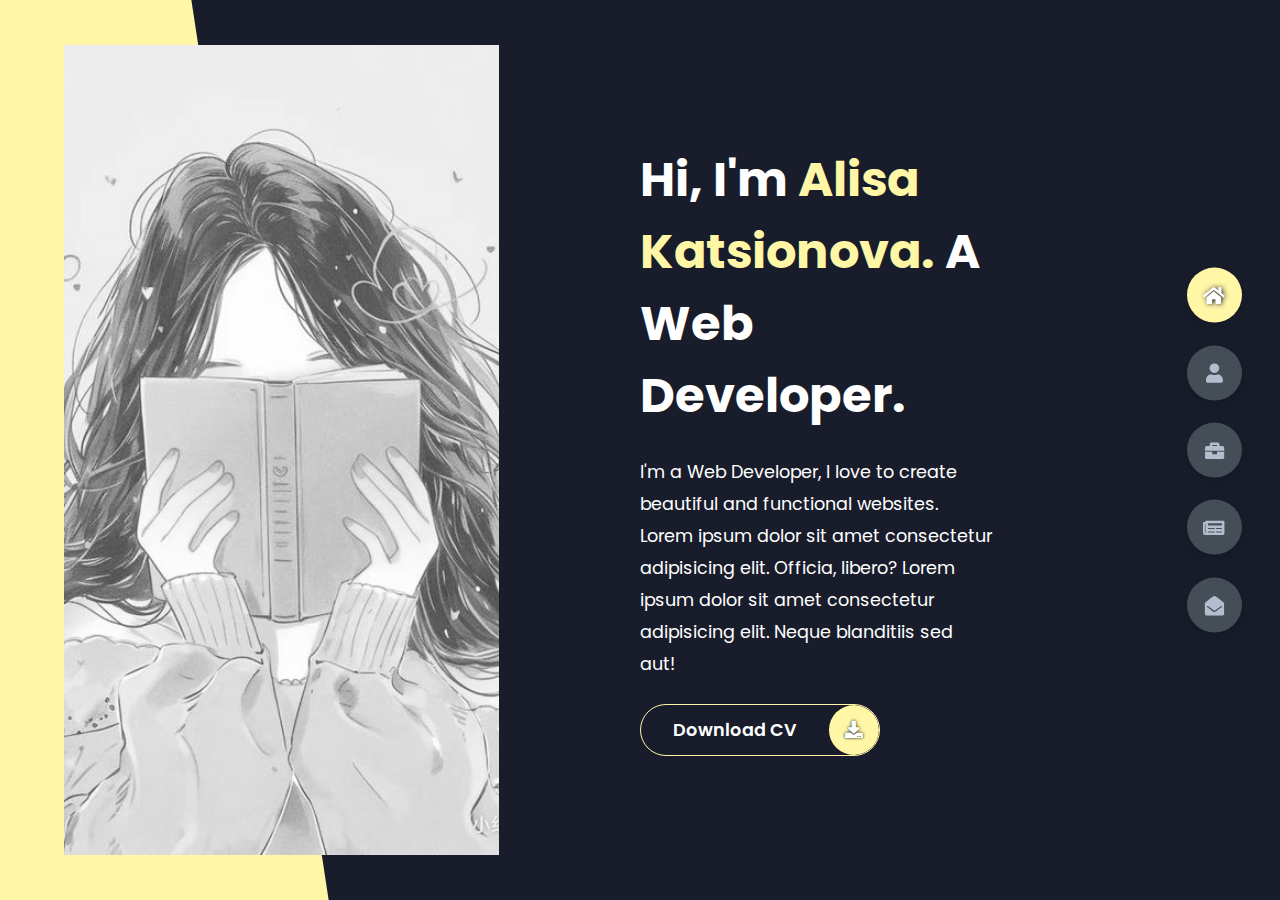
<file: index.html>
<!DOCTYPE html>
<html lang="en">
  <head>
    <meta charset="UTF-8" />
    <meta http-equiv="X-UA-Compatible" content="IE-edge" />
    <meta name="viewport" content="width=device-width, initial-scale=1.0" />
    <title>Portfolio</title>
    <link rel="stylesheet" href="styles/styles.css" />
    <link rel="preconnect" href="https://fonts.googleapis.com" />
    <link rel="preconnect" href="https://fonts.gstatic.com" crossorigin />
    <link
      rel="stylesheet"
      href="https://cdnjs.cloudflare.com/ajax/libs/font-awesome/5.15.4/css/all.min.css"
      integrity="sha512-1ycn6IcaQQ40/MKBW2W4Rhis/DbILU74C1vSrLJxCq57o941Ym01SwNsOMqvEBFlcgUa6xLiPY/NS5R+E6ztJQ=="
      crossorigin="anonymous"
      referrerpolicy="no-referrer"
    />
    <link
      href="https://fonts.googleapis.com/css2?family=Poppins:wght@400;500;600;700;800&display=swap"
      rel="stylesheet"
    />
  </head>
  <body class="main-content">
    <header class="section sec1 active" id="home">
        <div class="header-content">
            <div class="left-header">
                <div class="h-shape"></div>
                <div class="image">
                    <img src="images/hero.jpeg" alt="">
                </div>
            </div>
            <div class="right-header">
                <h1 class="name">
                    Hi, I'm <span>Alisa Katsionova.</span>
                    A Web Developer.
                </h1>
                <p>
                    I'm a Web Developer, I love to create beautiful and functional websites.
                    Lorem ipsum dolor sit amet consectetur adipisicing elit. Officia, libero?
                    Lorem ipsum dolor sit amet consectetur adipisicing elit. Neque blanditiis sed aut!
                </p>
                <div class="btn-con">
                    <a href="" class="main-btn">
                        <span class="btn-text">Download CV</span>
                        <span class="btn-icon"><i class="fas fa-download"></i></span>
                    </a>
                </div>
            </div>
        </div>
    </header>

    <main>
      <section class="section sec2 about" id="about">
        <div class="main-title">
          <h2>About <span>me</span><span class="bg-text">my stats</span></h2>
        </div>
        <div class="about-container">
          <div class="left-about">
            <h4>Information About me</h4>
            <p>
              Insert long paragraph here. lorem ipusmlorem ipusmlorem ipusmlorem ipusmlorem ipusmlorem ipusmlorem ipusmlorem ipusmlorem ipusmlorem ipusmlorem ipusm
            </p>
            <div class = "btn-con">
              <a href="#" class="main-btn">
                <span class="btn-text">Download CV</span>
                <span class="btn-icon"><i class="fas fa-download"></i></span>
              </a>
            </div>
          </div>
          <div class="right-about">
            <div class="about-item">
              <div class="abt-text">
                <p class="large-text">500+</p>
                <p class="small-text">Projects <br /> Completed</p>
              </div>
            </div>
            <div class="about-item">
              <div class="abt-text">
                <p class="large-text">10+</p>
                <p class="small-text">Years Of <br /> Experience</p>
              </div>
            </div>
            <div class="about-item">
              <div class="abt-text">
                <p class="large-text">1000+</p>
                <p class="small-text">Happy <br /> Clients</p>
              </div>
            </div>
            <div class="about-item">
              <div class="abt-text">
                <p class="large-text">400+</p>
                <p class="small-text">Customer <br /> Reviews</p>
              </div>
            </div>
          </div>
        </div>
        <div class="about-stats">
          <h4 class="stat-title">My Skills</h4>
          <div class="progress-bars">
            <div class="progress-bar">
              <p class="prog-title">html5</p>
              <div class="progress-con">
                <p class="prog-text">99%</p>
                <div class="progress">
                  <span class="html"></span>
                </div>
              </div>
            </div>
            <div class="progress-bar">
              <p class="prog-title">css</p>
              <div class="progress-con">
                <p class="prog-text">90%</p>
                <div class="progress">
                  <span class="css"></span>
                </div>
              </div>
            </div>
            <div class="progress-bar">
              <p class="prog-title">javascript</p>
              <div class="progress-con">
                <p class="prog-text">50%</p>
                <div class="progress">
                  <span class="javascript"></span>
                </div>
              </div>
            </div>
            <div class="progress-bar">
              <p class="prog-title">python</p>
              <div class="progress-con">
                <p class="prog-text">01%</p>
                <div class="progress">
                  <span class="python"></span>
                </div>
              </div>
            </div>
          </div>
        </div>
        <h4 class="stat-title">My Timeline</h4>
        <div class="timeline">
          <div class="timeline-item">
            <div class="tl-icon">
              <i class="fas fa-briefcase"></i>
            </div>
            <p class="tl-duration">2010 - present</p>
            <h5>Web Developer<span> - Wircrosoft</span></h5>
            <p>
              lorem ipsum
            </p>
          </div>
          <div class="timeline-item">
            <div class="tl-icon">
              <i class="fas fa-briefcase"></i>
            </div>
            <p class="tl-duration">1920 - 1960</p>
            <h5>Web Developer<span> - Qoogle</span></h5>
            <p>
              lorem ipsum
            </p>
          </div>
          <div class="timeline-item">
            <div class="tl-icon">
              <i class="fas fa-briefcase"></i>
            </div>
            <p class="tl-duration">1960 - 2010</p>
            <h5>Web Developer<span> - Facepage</span></h5>
            <p>
              lorem ipsum
            </p>
          </div>
        </div>
      </section>
      <section class="section sec3 portfolio" id="portfolio">
        <div class="main-title">
          <h2>My <span>Portfolio</span><span class="bg-text">My Work</span></h2>
        </div>
        <p class="port-text">
          lorem ipsum
        </p>
        <div class="portfolios">
          <div class="portfolio-item">
            <div class="image">
              <img src="images/cat1.jpg" alt="">
            </div>
            <div class="hover-items">
              <h3>Project Source</h3>
              <div class="icons">
                <a href="#" class="icon">
                  <i class="fab fa-github"></i>
                </a>
                <a href="#" class="icon" target="_blank">
                  <i class="fab fa-behance"></i>
                </a>
                <a href="#" class="icon" target="_blank">
                  <i class="fab fa-youtube  "></i>
                </a>
              </div>
            </div>
          </div>
          <div class="portfolio-item">
            <div class="image">
              <img src="images/cat1.jpg" alt="">
            </div>
            <div class="hover-items">
              <h3>Project Source</h3>
              <div class="icons">
                <a href="#" class="icon">
                  <i class="fab fa-github"></i>
                </a>
                <a href="#" class="icon" target="_blank">
                  <i class="fab fa-behance"></i>
                </a>
                <a href="#" class="icon" target="_blank">
                  <i class="fab fa-youtube  "></i>
                </a>
              </div>
            </div>
          </div>
        </div>
      </section>
      <section class="section sec4" id="blogs">
        <div class="blogs-content">
          <div class="main-title">
            <h2>My <span>Blogs</span><span class="bg-text">My Blogs</span></h2>
          </div>
          <div class="blogs">
            <div class="blog">
              <img src="images/cat1.jpg" alt="">
              <div class="blog-text">
                <h4>
                  How to Create Your Own Website
                </h4>
                <p>
                  Loremipusmadhawjdawd wd anmdb aw awjdhhawd jhh.
                </p>
              </div>
            </div>
            <div class="blog">
              <img src="images/cat1.jpg" alt="">
              <div class="blog-text">
                <h4>
                  How to Create Your Own Website
                </h4>
                <p>
                  Loremipusmadhawjdawd wd anmdb aw awjdhhawd jhh.
                </p>
              </div>
            </div>
            <div class="blog">
              <img src="images/cat1.jpg" alt="">
              <div class="blog-text">
                <h4>
                  How to Create Your Own Website
                </h4>
                <p>
                  Loremipusmadhawjdawd wd anmdb aw awjdhhawd jhh.
                </p>
              </div>
            </div>
            <div class="blog">
              <img src="images/cat1.jpg" alt="">
              <div class="blog-text">
                <h4>
                  How to Create Your Own Website
                </h4>
                <p>
                  Loremipusmadhawjdawd wd anmdb aw awjdhhawd jhh.
                </p>
              </div>
            </div>
          </div>
        </div>
      </section>
      <section class="section sec5 contact" id="contact">
        <div class="contact-container">
          <div class="main-title">
            <h2>Contact <span>Me</span><span class="bg-text">Media</span></h2>
          </div>
          <div class="contact-content-con">
            <div class="left-contact">
              <h4>Contact me here</h4>
              <p>
                Lorem ipsum dolor sir amet adwodawiodawdaw  aoidawjid awdawda.
              </p>
              <div class="contact-info">
                <div class="contact-item">
                  <div class="icon">
                    <i class="fas fa-map-marker-alt"></i>
                    Location
                  </div>
                  <p>
                    : Palm Harbor, Florida
                  </p>
                </div>
                <div class="contact-item">
                  <div class="icon">
                    <i class="fas fa-envelope"></i>
                    Email
                  </div>
                  <p>
                    : alisakatsionova@gmail.com
                  </p>
                </div>
                <div class="contact-item">
                  <div class="icon">
                    <i class="fas fa-user-graduate"></i>
                    Education
                  </div>
                  <p>
                    : University of Central Florida
                  </p>
                </div>
                <div class="contact-item">
                  <div class="icon">
                    <i class="fas fa-phone-alt"></i>
                    Mobile Number
                  </div>
                  <p>
                    : +1 727-687-6392
                  </p>
                </div>
                <div class="contact-item">
                  <div class="icon">
                    <i class="fas fa-globe-americas"></i>
                    Languages
                  </div>
                  <p>
                    : English, Russian, Turkish
                  </p>
                </div>
              </div>
              <div class="contact-icon">
                <div class="contact-icon">
                  <a href="www.github.com/AlisaK13003" target="_blank">
                    <i class="fab fa-github"></i>
                  </a>
                  <a href="linkedin.com/alisakatsionova" target="_blank">
                    <i class="fab fa-linkedin"></i>
                  </a>
                </div>
              </div>
            </div>
            <div class="right-contact">
              <form action="" class="contact-form">
                <div class="input-control i-c-2">
                  <input type="text" required placeholder="YOUR NAME">
                  <input type="email" required placeholder="YOUR EMAIL">
                </div>
                <div class="input-control">
                  <input type="text" required placeholder="ENTER SUBJECT">
                </div>
                <div class="input-control">
                  <textarea name="" id="" cols="15" rows="8" placeholder="Message Here..."></textarea>
                </div>
                <div class="submit-btn">
                  <a href="#" class="main-btn">
                    <span class="btn-text">Download CV</span>
                    <span class="btn-icon"><i class="fas fa-download"></i></span>
                  </a>
                </div>
              </form>
            </div>
          </div>
        </div>
      </section>
    </main>

    <div class="controls">
      <div class="control control-1 active-btn" data-id="home">
        <i class="fas fa-home"></i>
      </div>

      <div class="control control-2" data-id="about">
        <i class="fas fa-user"></i>
      </div>

      <div class="control control-3" data-id="portfolio">
        <i class="fas fa-briefcase"></i>
      </div>

      <div class="control control-4" data-id="blogs">
        <i class="fas fa-newspaper"></i>
      </div>

      <div class="control control-5" data-id="contact">
        <i class="fas fa-envelope-open"></i>
      </div>
    </div>
    <script src="app.js"></script>
  </body>
</html>
</file>
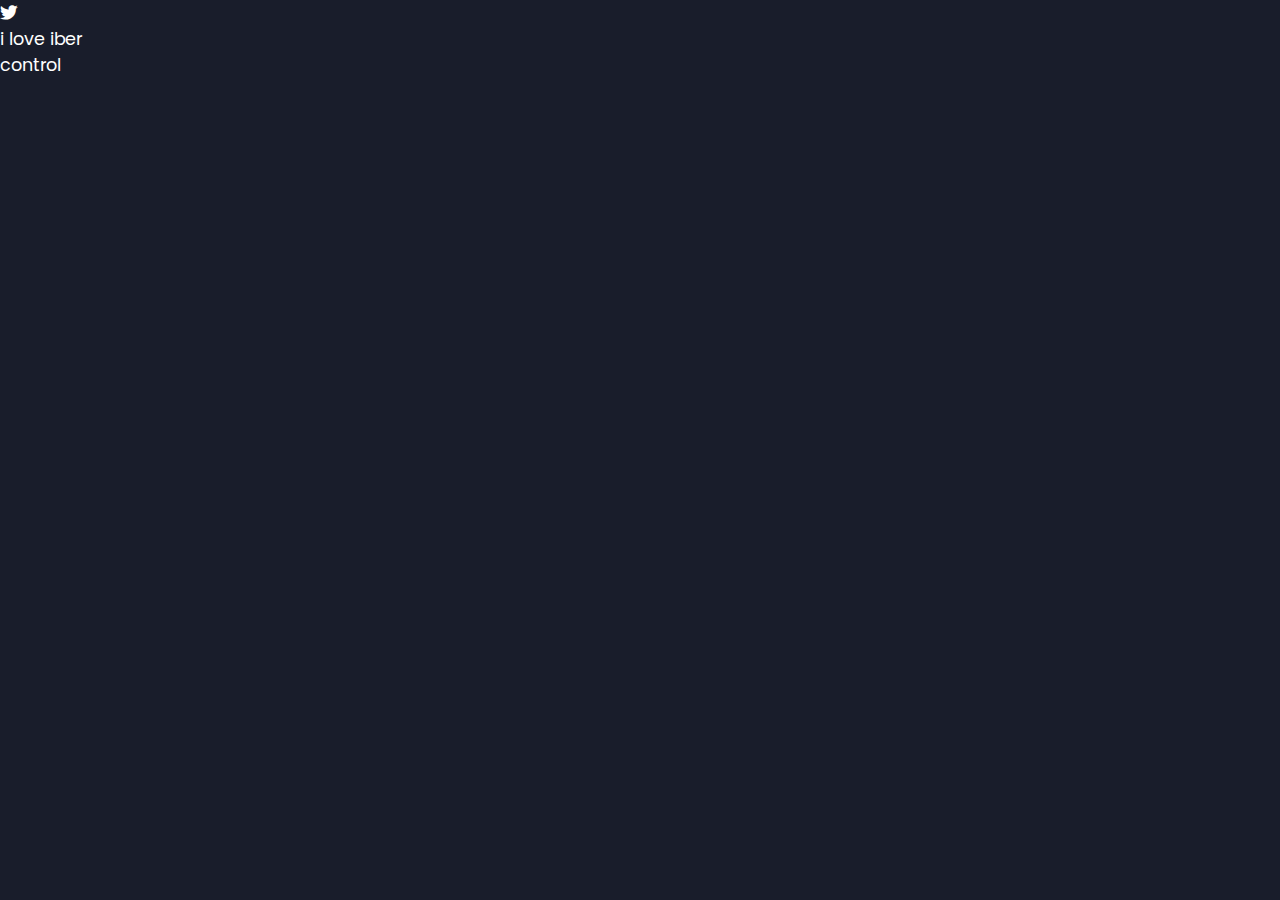
<file: Portfolio/index.html>
<!DOCTYPE html>
<html lang="en">
  <head>
    <meta charset="UTF-8" />
    <meta http-equiv="X-UA-Compatible" content="IE-edge" />
    <meta name="viewport" content="width=device-width, initial-scale=1.0" />
    <title>Portfolio</title>
    <link rel="stylesheet" href="styles/styles.css" />
    <link rel="preconnect" href="https://fonts.googleapis.com" />
    <link rel="preconnect" href="https://fonts.gstatic.com" crossorigin />
    <link
      rel="stylesheet"
      href="https://cdnjs.cloudflare.com/ajax/libs/font-awesome/5.15.4/css/all.min.css"
      integrity="sha512-1ycn6IcaQQ40/MKBW2W4Rhis/DbILU74C1vSrLJxCq57o941Ym01SwNsOMqvEBFlcgUa6xLiPY/NS5R+E6ztJQ=="
      crossorigin="anonymous"
      referrerpolicy="no-referrer"
    />
    <link
      href="https://fonts.googleapis.com/css2?family=Poppins:wght@400;500;600;700;800&display=swap"
      rel="stylesheet"
    />
  </head>
  <body class="main-content">
    <header class="section sec1 header active">
      <i class="fab fa-twitter"></i>
      <p>i love iber</p>
    </header>

    <main>
      <section class="section sec2 about"></section>
      <section class="section sec3 portfolio"></section>
      <section class="section sec4 blogs"></section>
      <section class="section sec5 contact"></section>
    </main>

    <div>control</div>
  </body>
</html>
</file>
<file: styles/styles.css>
* {
  /* * : universal selector; applies to all elements; see #1 */
  margin: 0; /* creates space outside the element */
  padding: 0; /* space between element content and its border */
  box-sizing: border-box; /* sets how element's size (width/height) is calculated */
  list-style: none; /* sets bullet point styles; see #2 */
}

:root {
  --color-primary: #191d2b;
  --color-secondary: #fff6a6;
  --color-white: #ffffff;
  --color-black: #000;
  --color-grey0: #f8f8f8;
  --color-grey1: #dbe1e8;
  --color-grey2: #b2becd;
  --color-grey3: #6c7983;
  --color-grey4: #454e56;
  --color-grey5: #2a2e35;
  --color-grey6: #12181b;
  --br-sm-2: 14px;
  --box-shadow0: 0px 3px 15px rgba(0, 0, 0, 0.2);
  --transition0: all 0.4s ease-in-out;
}

.light-mode {
  --color-primary: #ffffff;
  --color-secondary: #cc748e;
  --color-white: #454e56;
  --color-black: #000;
  --color-grey0: #f8f8f8;
  --color-grey1: #6c7983;
  --color-grey2: #6c7983;
  --color-grey3: #6c7983;
  --color-grey4: #454e56;
  --color-grey5: #f8f8f8;
  --color-grey6: #12181b;
}

body {
  background-color: var(--color-primary); /* sets the background color of body */
  font-family: "Poppins", sans-serif; /* sets font for every element in body */
  font-size: 1.1rem; /* sets defualt font size for every element in body */
  color: var(--color-white); /* sets default font color for every element in body */
  transition: var(--transition0); /* adds transitions to every element in body */
}

a {
  display: inline-block; /* determines how an element is displayed. see #3 */
  text-decoration: none; /* adds decorative lines to text */
  color: inherit; /* inherits color value from its parent */
  font-family: inherit; /* inherits font value from its parent */
}

header {
  min-height: 100vh; /* 100% of a device vertical height */
  font-family: "Poppins", sans-serif;
  color: var(--color-white); /* sets text color to white */
  overflow: hidden; /* hides any text that goes past the page (no scroll bar) */
}
@media screen and (max-width: 610px) {
  header {
    min-height: 100vh;
  }
}

section {
  min-height: 100vh;
  width: 100%;
  position: absolute;
  left: 0;
  top: 0;
  padding: 3rem 18rem;
}

.section {
  transform: translateY(-100%); /* hides the section (later transitions into the page) */
  transition: var(--transition0);
  background-color: var(--color-primary);
}

.sec1 {
  display: none;
  transform: translateY(0) scale(1);
}

.sec2 {
  display: none;
  transform: translateY(0) scale(1);
}

.sec3 {
  display: none;
  transform: translateY(0) scale(1);
}

.sec4 {
  display: none;
  transform: translateY(0) scale(1);
}

.sec5 {
  display: none;
  transform: translateY(0) scale(1);
}

.active {
  display: block;
  animation: scaleAnim 1s ease-in-out;
}
@keyframes scaleAnim {
  0% {
    transform: translateY(-100%) scaleY(0);
  }
  100% {
    transform: translateY(0) scaleY(1);
  }
}

.controls {
  position: fixed;
  z-index: 10;
  top: 50%;
  right: 3%;
  display: flex;
  flex-direction: column;
  align-items: center;
  justify-content: center;
  transform: translateY(-50%);
}
.controls .control {
  padding: 1rem;
  cursor: pointer;
  background-color: var(--color-grey4);
  width: 55px;
  height: 55px;
  border-radius: 50%;
  display: flex;
  justify-content: center;
  align-items: center;
  margin: 0.7rem 0;
  box-shadow: var(--box-shadow0);
}
.controls .control i {
  font-size: 1.2rem;
  color: var(--color-grey2);
  pointer-events: none;
}
.controls .active-btn {
  background-color: var(--color-secondary) !important;
  transition: var(--transition0);
}
.controls .active-btn i {
  color: var(--color-white);
  text-shadow: 1px 0px 5px var(--color-primary);
}

.theme-btn {
  top: 5%;
  right: 3%;
  width: 70px;
  height: 70px;
  border-radius: 50%;
  background-color: var(--color-grey4);
  cursor: pointer;
  position: fixed;
  display: flex;
  justify-content: center;
  align-items: center;
  box-shadow: 0 3px 15px rgba(0, 0, 0, 0.3);
  transition: var(--transition0);
}
.theme-btn:active {
  transform: translateY(-5px);
}
.theme-btn i {
  font-size: 1.4rem;
  color: var(--color-grey2);
  pointer-events: none;
}

.header-content {
  display: grid;
  grid-template-columns: 1fr 1fr;
  min-height: 100vh;
}
.header-content .left-header {
  display: flex;
  align-items: center;
  position: relative;
}
.header-content .left-header .h-shape {
  transition: var(--transition0);
  width: 65%;
  height: 100%;
  background-color: var(--color-secondary);
  position: absolute;
  left: 0;
  top: 0;
  z-index: -1;
  -webkit-clip-path: polygon(0 0, 46% 0, 79% 100%, 0% 100%);
          clip-path: polygon(0 0, 46% 0, 79% 100%, 0% 100%); /* see #3 */
}
.header-content .left-header .image {
  border-radius: var(--br-sm-2);
  height: 90%;
  width: 68%;
  margin-left: 4rem;
  background-color: var(--color-black);
  transition: var(--transition0);
}
.header-content .left-header .image img {
  width: 100%;
  height: 100%;
  -o-object-fit: cover;
     object-fit: cover;
  transition: var(--transition0);
  filter: grayscale(100%);
}
.header-content .left-header .image img:hover {
  filter: grayscale(0%);
}
.header-content .right-header {
  display: flex;
  flex-direction: column;
  justify-content: center;
  padding-right: 18rem;
}
.header-content .right-header .name {
  font-size: 3rem;
}
.header-content .right-header .name span {
  color: var(--color-secondary);
}
.header-content .right-header p {
  margin: 1.5rem 0;
  line-height: 2rem;
}

.about-container {
  display: grid;
  grid-template-columns: repeat(2, 1fr);
  padding-top: 3.5rem;
  padding-bottom: 5rem;
}
.about-container .right-about {
  display: grid;
  grid-template-columns: repeat(2, 1fr);
  grid-gap: 2rem;
}
.about-container .right-about .about-item {
  border: 1px solid var(--color-grey5);
  border-radius: 5px;
  transition: all 0.4s ease-in-out;
  box-shadow: 1px 2px 1px rgba(0, 0, 0, 0.1);
}
.about-container .right-about .about-item:hover {
  cursor: default;
  transform: translateY(-5px);
  border: 1px solid var(--color-secondary);
  box-shadow: 1px 4px 15px rgba(0, 0, 0, 0.32);
}
.about-container .right-about .about-item .abt-text {
  padding: 1.5rem;
  display: flex;
  flex-direction: column;
}
.about-container .right-about .about-item .abt-text .large-text {
  font-size: 3rem;
  font-weight: 700;
  color: var(--color-secondary);
}
.about-container .right-about .about-item .abt-text .large-text .small-text {
  padding-left: 3rem;
  position: relative;
  text-transform: uppercase;
  font-size: 1.2rem;
  color: var(--color-grey1);
  letter-spacing: 2px;
}
.about-container .right-about .about-item .abt-text .large-text .small-text::before {
  content: "";
  position: absolute;
  left: 0;
  top: 15px;
  width: 2rem;
  height: 2px;
  background-color: var(--color-grey5);
}
.about-container .left-about {
  padding-right: 5rem;
}
.about-container .left-about p {
  line-height: 2rem;
  padding: 1rem;
  color: var(--color-grey1);
}
.about-container .left-about h4 {
  font-size: 2rem;
  text-transform: uppercase;
}

.about-stats {
  padding-bottom: 4rem;
}
.about-stats .progress-bars {
  display: grid;
  grid-template-columns: repeat(2, 1fr);
  grid-gap: 2rem;
}
.about-stats .progress-bars .progress-bar {
  display: flex;
  flex-direction: column;
}
.about-stats .progress-bars .progress-bar .prog-title {
  text-transform: uppercase;
  font-weight: 500;
}
.about-stats .progress-bars .progress-bar .progress-con {
  display: flex;
  align-items: cnter;
}
.about-stats .progress-bars .progress-bar .progress-con .prog-text {
  color: var(--color-grey2);
}
.about-stats .progress-bars .progress-bar .progress-con .progress {
  width: 100%;
  height: 0.45rem;
  background-color: var(--color-grey4);
  margin-left: 1rem;
  position: relative;
}
.about-stats .progress-bars .progress-bar .progress-con .progress span {
  position: absolute;
  top: 0;
  left: 0;
  height: 100%;
  background-color: var(--color-secondary);
  transition: var(--transition0);
}
.about-stats .progress-bars .progress-bar .progress-con .progress .html {
  width: 20%;
}
.about-stats .progress-bars .progress-bar .progress-con .progress .css {
  width: 99%;
}
.about-stats .progress-bars .progress-bar .progress-con .progress .javascript {
  width: 70%;
}
.about-stats .progress-bars .progress-bar .progress-con .progress .python {
  width: 1%;
}

.stat-title {
  text-transform: uppercase;
  font-size: 1.4rem;
  text-align: center;
  padding: 3.5rem 0;
  position: relative;
}
.stat-title::before {
  content: "";
  position: absolute;
  left: 50%;
  top: 0;
  width: 40%;
  height: 1px;
  background-color: var(--color-grey5);
  transform: translateX(-50%);
}

.timeline {
  display: grid;
  grid-template-columns: repeat(2, 1fr);
  grid-gap: 2rem;
  padding-bottom: 3rem;
}
.timeline .timeline-item {
  position: relative;
  padding-left: 3rem;
  border-left: 1px solid var(--color-grey5);
}
.timeline .timeline-item .tl-icon {
  position: absolute;
  left: -27px;
  top: 0;
  background-color: var(--color-secondary);
  width: 50px;
  height: 50px;
  border-radius: 50%;
  display: flex;
  align-items: center;
  justify-content: center;
}
.timeline .timeline-item .tl-icon i {
  font-size: 1.3rem;
  text-shadow: 0 0 3px black;
}
.timeline .timeline-item .tl-duration {
  padding: 0.2rem 0.6rem;
  background-color: var(--color-grey5);
  border-radius: 15px;
  display: inline-block;
  font-size: 0.8rem;
  text-transform: uppercase;
  font-weight: 500;
}
.timeline .timeline-item h5 {
  padding: 1rem 0;
  text-transform: uppercase;
  font-size: 1.3rem;
  font-weight: 600;
}
.timeline .timeline-item h5 span {
  color: var(--color-grey2);
  font-weight: 500;
  font-size: 1.2rem;
}
.timeline .timeline-item p {
  color: var(--color-grey2);
}

.port-text {
  padding: 2rem 0;
  text-align: center;
}

.portfolios {
  display: grid;
  grid-template-columns: repeat(3, 1fr);
  grid-gap: 2rem;
  margin-top: 3rem;
}
.portfolios .portfolio-item {
  position: relative;
  border-radius: 15px;
}
.portfolios .portfolio-item img {
  width: 100%;
  height: 300px;
  -o-object-fit: cover;
     object-fit: cover;
  border-radius: 15px;
}
.portfolios .portfolio-item .hover-items {
  width: 100%;
  height: 100%;
  background-color: var(--color-secondary);
  position: absolute;
  left: 0;
  top: 0;
  border-radius: 15px;
  display: flex;
  justify-content: center;
  align-items: center;
  flex-direction: column;
  text-shadow: 0 0 3px black;
  opacity: 0;
  transform: scale(0);
  transition: var(--transition0);
}
.portfolios .portfolio-item .hover-items h3 {
  font-size: 1.5rem;
  color: var(--color-white);
  margin-bottom: 1.5rem;
}
.portfolios .portfolio-item .hover-items .icons {
  display: flex;
  justify-content: center;
  align-items: center;
}
.portfolios .portfolio-item .hover-items .icons .icon {
  background-color: var(--color-primary);
  border-radius: 50%;
  width: 50px;
  height: 50px;
  display: flex;
  align-items: center;
  justify-content: center;
  margin: 0 1rem;
  cursor: pointer;
  transition: var(--transition0);
}
.portfolios .portfolio-item .hover-items .icons .icon i {
  font-size: 1.5rem;
  color: var(--color-white);
  margin: 0 1rem;
}
.portfolios .portfolio-item .hover-items .icons .icon:hover {
  background-color: var(--color-white);
}
.portfolios .portfolio-item .hover-items .icons .icon:hover i {
  color: var(--color-primary);
}

.portfolio-item:hover .hover-items {
  opacity: 1;
  transform: scale(1);
}

.blogs {
  display: grid;
  grid-template-columns: repeat(3, 1fr);
  grid-gap: 2rem;
  margin-top: 2rem;
}
.blogs .blog {
  position: relative;
  background-color: var(--color-grey5);
  border-radius: 5px;
  box-shadow: 1px 1px 20px rgba(0, 0, 0, 0.1);
  transition: var(--transition0);
}
.blogs .blog:hover {
  box-shadow: 1px 1px 20px rgba(0, 0, 0, 0.3);
  transform: translateY(-5px);
  transition: var(--transition0);
}
.blogs .blog:hover img {
  filter: grayscale(0);
  transform: scale(1.1);
  box-shadow: 0px 4px 15px rgba(0, 0, 0, 0.8);
}
.blogs .blog img {
  width: 100%;
  height: 300px;
  -o-object-fit: cover;
     object-fit: cover;
  border-top-left-radius: 5px;
  border-top-right-radius: 5px;
  filter: grayscale(100%);
  transition: var(--transition0);
}
.blogs .blog .blog-text {
  margin-top: -7px;
  padding: 1.1rem;
  border-top: 8px solid var(--color-secondary);
}
.blogs .blog .blog-text h4 {
  font-size: 1.5rem;
  margin-bottom: 0.7rem;
  transition: var(--transition0);
  cursor: pointer;
}
.blogs .blog .blog-text h4:hover {
  color: var(--color-secondary);
}
.blogs .blog .blog-text p {
  color: var(--color-grey2);
  line-height: 2rem;
  padding-bottom: 1rem;
}

.contact-content-con {
  display: flex;
  padding-top: 3.5rem;
}
.contact-content-con .left-contact {
  flex: 2;
}
.contact-content-con .left-contact h4 {
  margin-top: 1rem;
  font-size: 2rem;
  text-transform: uppercase;
}
.contact-content-con .left-contact p {
  margin: 1rem 0;
  line-height: 2rem;
}
.contact-content-con .left-contact .contact-info .contact-item {
  display: flex;
  align-items: center;
  justify-content: space-between;
}
.contact-content-con .left-contact .contact-info .contact-item p {
  margin: 0.3rem 0 !important;
  padding: 0 !important;
}
.contact-content-con .left-contact .contact-info .contact-item .icon {
  display: grid;
  grid-template-columns: 40px 1fr;
}
.contact-content-con .left-contact .contact-info .contact-item .icon i {
  display: flex;
  align-items: center;
  font-size: 1.3rem;
}
.contact-content-con .left-contact .contact-icon {
  display: flex;
  margin-top: 2rem;
}
.contact-content-con .left-contact .contact-icon a {
  display: flex;
  align-items: center;
  color: var(--color-white);
  background-color: var(--color-grey5);
  cursor: pointer;
  justify-content: center;
  width: 50px;
  height: 50px;
  border-radius: 50%;
  margin: 0 0.4rem;
  transition: var(--transition0);
}
.contact-content-con .left-contact .contact-icon a:hover {
  background-color: var(--color-secondary);
}
.contact-content-con .left-contact .contact-icon a:hover i {
  color: var(--color-primary);
}
.contact-content-con .left-contact .contact-icon a i {
  display: flex;
  align-items: center;
  justify-content: center;
  font-size: 1.3rem;
}
.contact-content-con .right-contact {
  flex: 3;
  margin-left: 3rem;
}
.contact-content-con .right-contact .input-control {
  margin: 1.5rem 0;
}
.contact-content-con .right-contact .input-control input,
.contact-content-con .right-contact .input-control textarea {
  border-radius: 30px;
  font-weight: inherit;
  font-size: inherit;
  font-family: inherit;
  padding: 0.8rem 1.1rem;
  outline: none;
  border: none;
  background-color: var(--color-grey5);
  width: 100%;
  color: var(--color-white);
  resize: none;
}
.contact-content-con .right-contact .i-c-2 {
  display: flex;
}
.contact-content-con .right-contact .i-c-2 :last-child {
  margin-left: 1.5rem;
}
.contact-content-con .right-contact .submit-btn {
  display: flex;
  justify-content: flex-start;
}

.btn-con {
  display: flex;
  align-self: flex-start;
}

.main-btn {
  border-radius: 30px;
  color: inherit;
  font-weight: 600;
  position: relative;
  border: 1px solid var(--color-secondary);
  display: flex;
  align-self: flex-start;
  align-items: center;
  overflow: hidden;
}
.main-btn .btn-text {
  padding: 0 2rem;
}
.main-btn .btn-icon {
  background-color: var(--color-secondary);
  display: flex;
  align-items: center;
  justify-content: center;
  border-radius: 50%;
  padding: 1rem;
  text-shadow: 0 0 3px black;
}
.main-btn::before {
  content: "";
  position: absolute;
  top: 0;
  right: 0;
  transform: translateX(100%);
  transition: var(--transition0);
  z-index: -1;
}
.main-btn:hover::before {
  width: 100%;
  height: 100%;
  background-color: var(--color-secondary);
  transform: translateX(0);
}

.main-title {
  text-align: center;
}
.main-title h2 {
  position: relative;
  text-transform: uppercase;
  font-size: 4rem;
  font-weight: 700;
}
.main-title h2 span {
  color: var(--color-secondary);
}
.main-title h2 .bg-text {
  position: absolute;
  top: 50%;
  left: 50%;
  color: var(--color-grey5);
  transition: var(--transition0);
  z-index: -1;
  transform: translate(-50%, -50%);
  font-weight: 800;
  font-size: 6.3rem;
}

.about-container .left-about p {
  padding-left: 0;
}

@media screen and (max-width: 600px) {
  header {
    padding: 0 !important;
  }
  .theme-btn {
    width: 50px;
    height: 50px;
  }
  .header-content {
    grid-template-columns: repeat(1, 1fr);
    padding-bottom: 6rem;
  }
  .left-header .h-shape {
    display: none;
  }
  .right-header {
    grid-row: 1;
    padding-right: 0rem !important;
    width: 90%;
    margin: 0 auto;
  }
  .right-header .name {
    font-size: 2.5rem !important;
    text-align: center;
    padding-top: 3rem;
  }
  .header-content .left-header .image {
    margin: 0 auto;
    width: 90%;
  }
  .controls {
    top: auto;
    bottom: 0;
    flex-direction: row;
    justify-content: center;
    left: 50%;
    transform: translateX(-50%);
    width: 100%;
    background-color: var(--color-grey-5);
  }
  .controls .control {
    margin: 1rem 0.3rem;
  }
  .about-container {
    grid-template-columns: repeat(1, 1fr);
  }
  .about-container .right-about {
    grid-template-columns: repeat(1, 1fr);
    padding-top: 2.5rem;
  }
  .about-container .left-about {
    padding-right: 0;
  }
  .about-container .left-about p {
    padding-left: 0;
  }
  .timeline {
    grid-template-columns: repeat(1, 1fr);
    padding-bottom: 6rem;
  }
  .container {
    padding: 2rem 2.5rem !important;
  }
  .about-stats .progress-bars {
    grid-template-columns: repeat(1, 1fr);
  }
  .portfolios {
    grid-template-columns: repeat(1, 1fr);
    padding-bottom: 6rem;
    margin-top: 1rem;
  }
  .blogs {
    grid-template-columns: repeat(1, 1fr);
    padding-bottom: 6rem;
  }
  .contact-content-con {
    flex-direction: column;
  }
  .contact-content-con .right-contact {
    margin-left: 0;
    margin-top: 2.5rem;
  }
  .contact-content-con .right-contact .i-c-2 {
    flex-direction: column;
  }
  .contact-content-con .right-contact .i-c-2 :last-child {
    margin-left: 0;
    margin-top: 1.5rem;
  }
  .contact-content-con .right-contact {
    margin-bottom: 6rem;
  }
  .contact-item {
    flex-direction: column;
    margin: 1rem 0;
  }
  .contact-item p {
    font-size: 15px;
    color: var(--color-grey-2);
  }
  .contact-item span {
    font-size: 15px;
  }
  .contact-item .icon {
    grid-template-columns: 25px 1fr;
  }
  .main-title h2 {
    font-size: 2rem;
  }
  .main-title h2 span {
    font-size: 2.3rem;
  }
  .main-title h2 .bg-text {
    font-size: 2.3rem;
  }
}
@media screen and (max-width: 1432px) {
  .container {
    padding: 7rem 11rem;
  }
  .contact-content-con {
    flex-direction: column;
  }
  .contact-content-con .right-contact {
    margin-left: 0;
    margin-top: 2.5rem;
  }
  .contact-content-con .right-contact .i-c-2 {
    flex-direction: column;
  }
  .contact-content-con .right-contact .i-c-2 :last-child {
    margin-left: 0;
    margin-top: 1.5rem;
  }
  .contact-content-con .right-contact {
    margin-bottom: 6rem;
  }
  .main-title h2 .bg-text {
    font-size: 5.5rem;
  }
}
@media screen and (max-width: 1250px) {
  .blogs {
    grid-template-columns: repeat(2, 1fr);
    margin-top: 6rem;
  }
  .portfolios {
    grid-template-columns: repeat(2, 1fr);
  }
  .header-content .right-header {
    padding-right: 9rem;
  }
}
@media screen and (max-width: 660px) {
  .blogs {
    grid-template-columns: repeat(1, 1fr);
  }
  .portfolios {
    grid-template-columns: repeat(1, 1fr);
  }
}
@media screen and (max-width: 1070px) {
  .about-container {
    grid-template-columns: repeat(1, 1fr);
  }
  .about-container .right-about {
    padding-top: 2.5rem;
  }
  .main-title h2 {
    font-size: 4rem;
  }
  .main-title h2 span {
    font-size: 4rem;
  }
  .main-title h2 .bg-text {
    font-size: 4.5rem;
  }
}
@media screen and (max-width: 970px) {
  .container {
    padding: 7rem 6rem;
  }
  .about-container .left-about {
    padding-right: 0rem;
  }
  .header-content {
    grid-template-columns: repeat(1, 1fr);
    padding-bottom: 6rem;
  }
  .left-header .h-shape {
    display: none;
  }
  .left-header .image {
    width: 90% !important;
    margin: 0 auto !important;
  }
  .right-header {
    grid-row: 1;
    padding-right: 0rem !important;
    width: 90%;
    margin: 0 auto;
  }
  .right-header .name {
    font-size: 2.5rem !important;
    text-align: center;
    padding-top: 3rem;
  }
}
@media screen and (max-width: 700px) {
  .container {
    padding: 7rem 3rem;
  }
  .about-stats .progress-bars {
    grid-template-columns: repeat(1, 1fr);
  }
  .about-container .right-about {
    grid-template-columns: repeat(1, 1fr);
  }
  .timeline {
    grid-template-columns: repeat(1, 1fr);
  }
  .main-title h2 {
    font-size: 3rem;
  }
  .main-title h2 span {
    font-size: 3rem;
  }
  .main-title h2 .bg-text {
    font-size: 4rem;
  }
}
/*
Footnotes
1. https://www.w3schools.com/cssref/css_selectors.php
2. https://developer.mozilla.org/en-US/docs/Web/CSS/list-style
3. https://bennettfeely.com/clippy/
*//*# sourceMappingURL=styles.css.map */
</file>
<file: Portfolio/styles/styles.css>
* { /* * : universal selector; applies to all elements; see #1 for selectors table */
  margin: 0; /* margin : creates space outside the element */
  padding: 0; /* padding : space between element content and its border */
  box-sizing: border-box; /* box-sizing : sets how element's size (width/height) is calculated */
  list-style: none; /* list-style : sets bulet point styles; see #2 for values */
}

:root {
  --color-primary: #191d2b;
  --color-secondary: #27AE60;
  --color-white: #FFFFFF;
  --color-black: #000;
  --color-grey0: #f8f8f8;
  --color-grey1: #dbe1e8;
  --color-grey2: #b2becd;
  --color-grey3: #6c7983;
  --color-grey4: #454e56;
  --color-grey5: #2a2e35;
  --color-grey6: #12181b;
  --br-sm-2: 14px;
}

body {
  background-color: var(--color-primary);
  font-family: "Poppins", sans-serif;
  font-size: 1.1rem;
  color: var(--color-white);
  transition: all 0.4 ease-in-out;
}

/*
Footnotes
1. https://www.w3schools.com/cssref/css_selectors.php
2. https://developer.mozilla.org/en-US/docs/Web/CSS/list-style
*//*# sourceMappingURL=styles.css.map */
</file>
